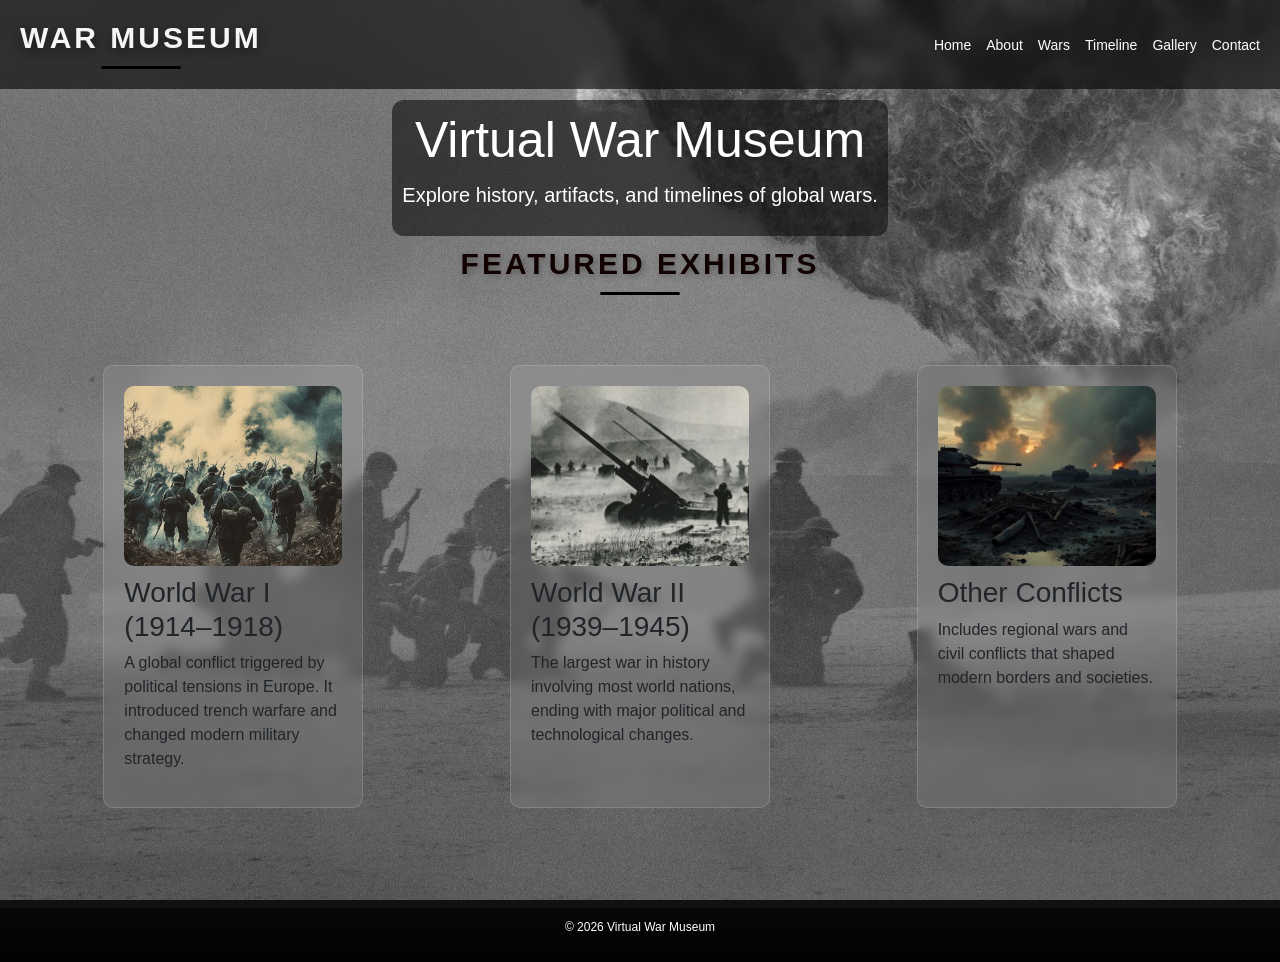
<file: index.html>
<!DOCTYPE html>
<html lang="en">
<head>
    <meta charset="UTF-8">
    <meta name="viewport" content="width=device-width, initial-scale=1.0">
    <title>Virtual War Museum</title>
    <link href="https://cdn.jsdelivr.net/npm/bootstrap@5.3.0/dist/css/bootstrap.min.css" rel="stylesheet">
    <link rel="stylesheet" href="styles.css">
</head>

<body>


<nav>
    <h2>War Museum</h2>
    <ul>
        <li><a href="index.html">Home</a></li>
        <li><a href="about.html">About</a></li>
        <li><a href="#">Wars</a></li>
        <li><a href="timeline.html">Timeline</a></li>
        <li><a href="gallery.html">Gallery</a></li>
        <li><a href="contact.html">Contact</a></li>
    </ul>
</nav>


<section class="hero">
    <div class="overlay">
    <h1>Virtual War Museum</h1>
    <p>Explore history, artifacts, and timelines of global wars.</p>
    <div>
</section>


<section class="featured">
    <h2 class="featured-title">Featured Exhibits</h2>

    <div class="cards">

    <div class="card">
        <img src="images\ww2.jpg"alt="World War 1">
        <h3>World War I (1914–1918)</h3>
        <p>
            A global conflict triggered by political tensions in Europe.
            It introduced trench warfare and changed modern military strategy.
        </p>
    </div>

    <div class="card">
        <img src="images\War.jpg"alt="World War 2">
        <h3>World War II (1939–1945)</h3>
        <p>
            The largest war in history involving most world nations,
            ending with major political and technological changes.
        </p>
    </div>

    <div class="card">
        <img src="images\WAR CRY.jpg"alt="Other Wars">
        <h3>Other Conflicts</h3>
        <p>
            Includes regional wars and civil conflicts that shaped modern borders and societies.
        </p>
    </div>

</div>
</section>


<footer>
    <p>© 2026 Virtual War Museum</p>
</footer>
        <script src="https://cdn.jsdelivr.net/npm/@popperjs/core@2.11.6/dist/umd/popper.min.js"></script>
        <script src="https://cdn.jsdelivr.net/npm/bootstrap@5.3.0/dist/js/bootstrap.min.js"></script


</body>
</html>
</file>
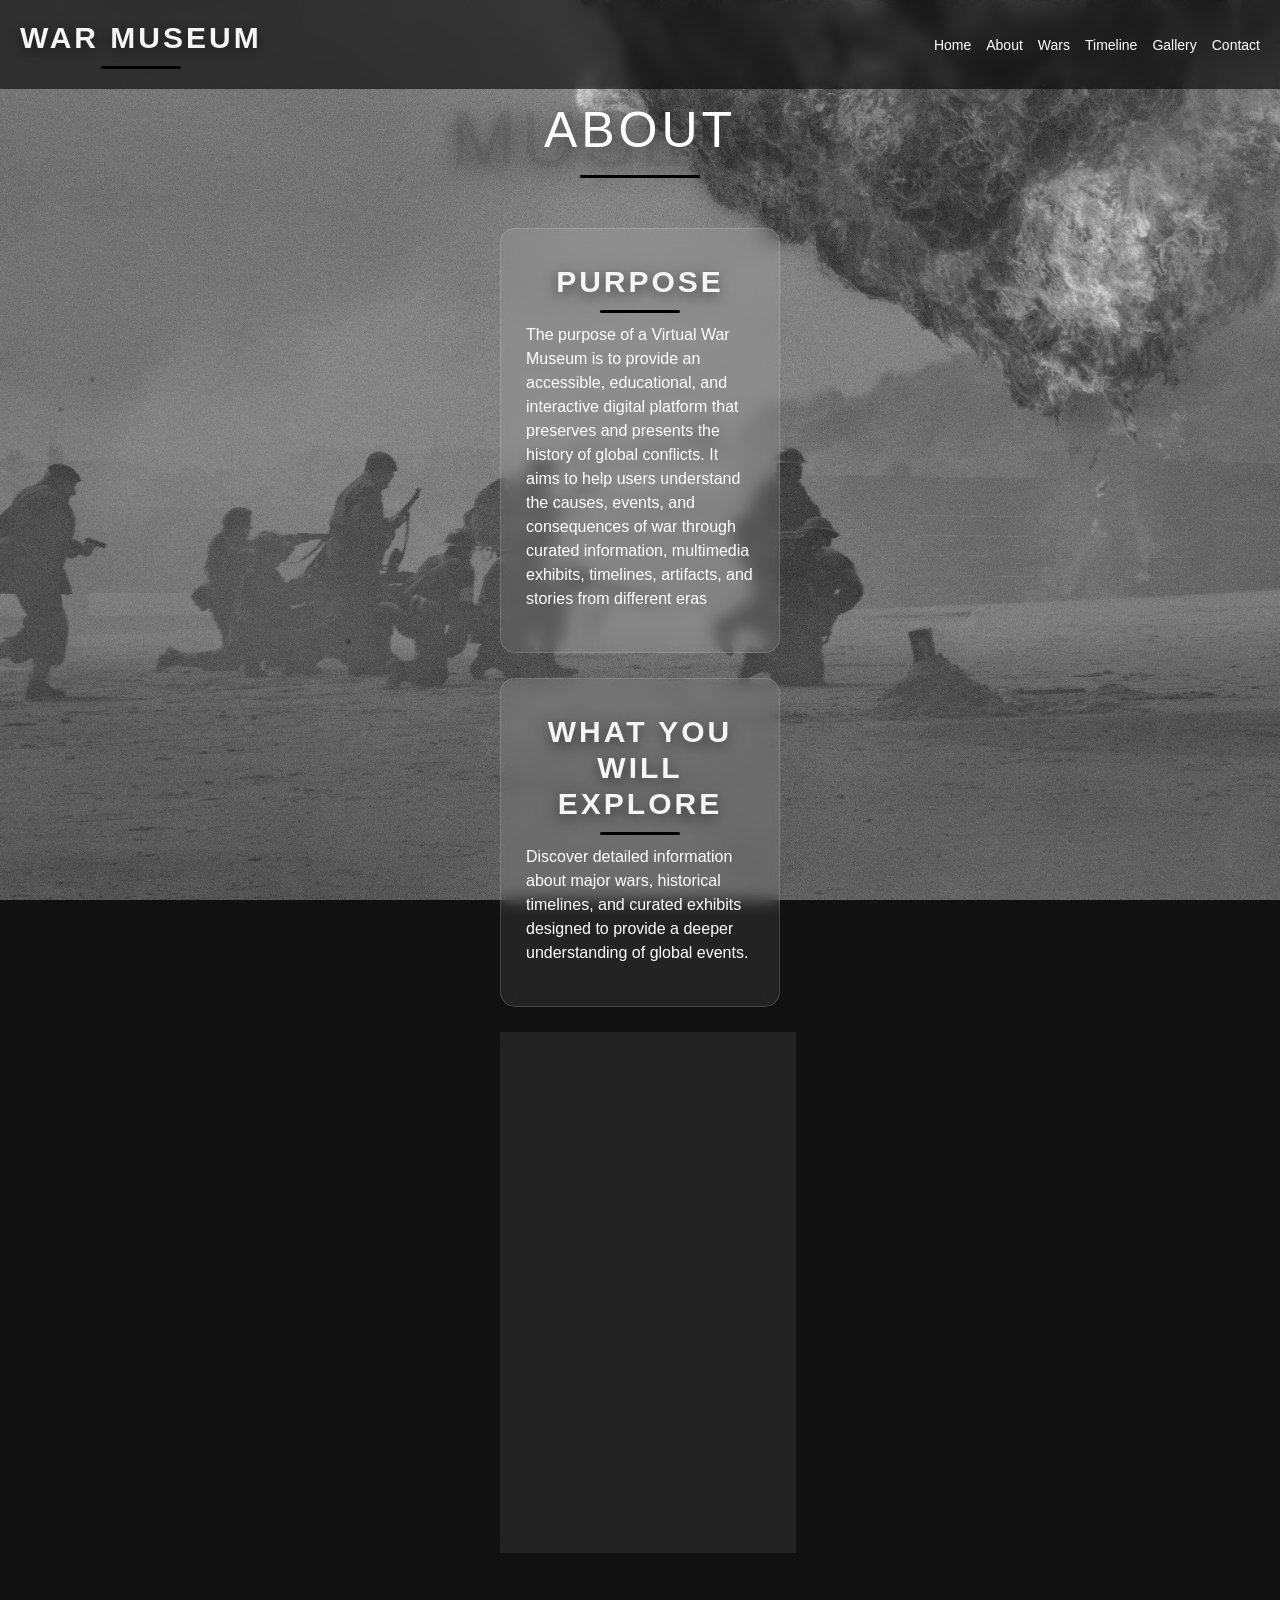
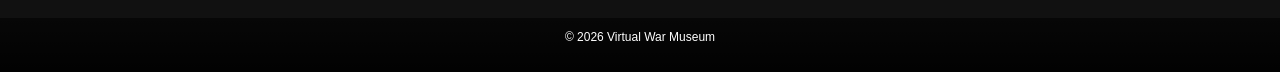
<file: about.html>
<!DOCTYPE html>
<html lang="en">
<head>
    <meta charset="UTF-8">
    <meta name="viewport" content="width=device-width, initial-scale=1.0">
    <title>About - Virtual War Museum</title>
    <link href="https://cdn.jsdelivr.net/npm/bootstrap@5.3.0/dist/css/bootstrap.min.css" rel="stylesheet">
    <link rel="stylesheet" href="styles.css">
</head>

<body>

<nav>
    <h2>War Museum</h2>
    <ul>
        <li><a href="index.html">Home</a></li>
        <li><a href="about.html" class="active">About</a></li>
        <li><a href="wars.html">Wars</a></li>
        <li><a href="timeline.html">Timeline</a></li>
        <li><a href="gallery.html">Gallery</a></li>
        <li><a href="contact.html">Contact</a></li>
    </ul>
    

</nav>


<section class="about">

    <h1 class="about-title">About</h1>
    <div class="abou-container">

    <div class="about-box">
        <h2>Purpose</h2>
        <p>

            The purpose of a Virtual War Museum is to provide an accessible, educational, and interactive 
            digital platform that preserves and presents the history of global conflicts. It aims to help 
            users understand the causes, events, and consequences of war through curated information, 
            multimedia exhibits, timelines, artifacts, and stories from different eras

        </p>
    </div>

    <div class="about-box">
        <h2>What You Will Explore</h2>
        <p>
            Discover detailed information about major wars, historical timelines, and curated
            exhibits designed to provide a deeper understanding of global events.
        </p>
    </div>

    <div class="about-box">
        <h2>Background</h2>
        <p>
            This Virtual War Museum was created to make the history of global conflicts accessible to everyone,
            regardless of location. Traditional museums often require physical visits, so this digital version allows students and 
            history enthusiasts to explore wars, artifacts, and timelines online. Using modern web technologies, the museum provides an 
            interactive learning experience that helps preserve historical knowledge and make it easier to understand

        </p>
    </div>

</section>


<footer>
    <p>© 2026 Virtual War Museum</p>
</footer>
    <script src="https://cdn.jsdelivr.net/npm/@popperjs/core@2.11.6/dist/umd/popper.min.js"></script>
    <script src="https://cdn.jsdelivr.net/npm/bootstrap@5.3.0/dist/js/bootstrap.min.js"></script>

</body>
</html>
</file>
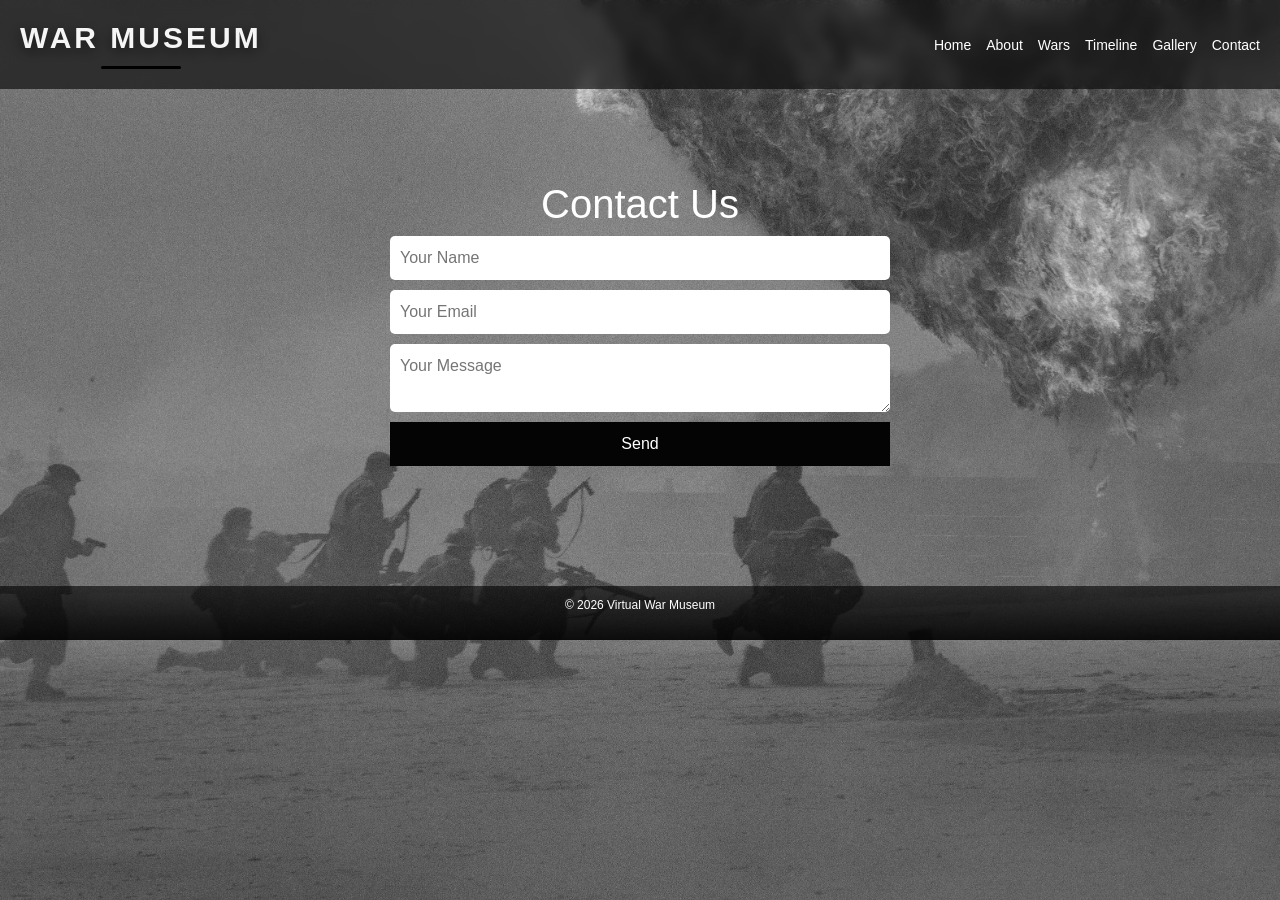
<file: contact.html>
<!DOCTYPE html>
<html lang="en">
<head>
    <meta charset="UTF-8">
    <title>Contact - Virtual War Museum</title>
    <link href="https://cdn.jsdelivr.net/npm/bootstrap@5.3.0/dist/css/bootstrap.min.css" rel="stylesheet">
    <link rel="stylesheet" href="styles.css">
</head>

<body>

<nav>
    <h2>War Museum</h2>
    <ul>
        <li><a href="index.html">Home</a></li>
        <li><a href="about.html">About</a></li>
        <li><a href="wars.html">Wars</a></li>
        <li><a href="timeline.html">Timeline</a></li>
        <li><a href="gallery.html">Gallery</a></li>
        <li><a href="contact.html" class="active">Contact</a></li>
    </ul>
</nav>

<section class="contact">

    <h1>Contact Us</h1>

    <form>
        <input type="text" placeholder="Your Name">
        <input type="email" placeholder="Your Email">
        <textarea placeholder="Your Message"></textarea>
        <button type="submit">Send</button>
    </form>

</section>

<footer>
    <p>© 2026 Virtual War Museum</p>
</footer>
    <script src="https://cdn.jsdelivr.net/npm/@popperjs/core@2.11.6/dist/umd/popper.min.js"></script>
    <script src="https://cdn.jsdelivr.net/npm/bootstrap@5.3.0/dist/js/bootstrap.min.js"></script>


</body>
</html>
</file>
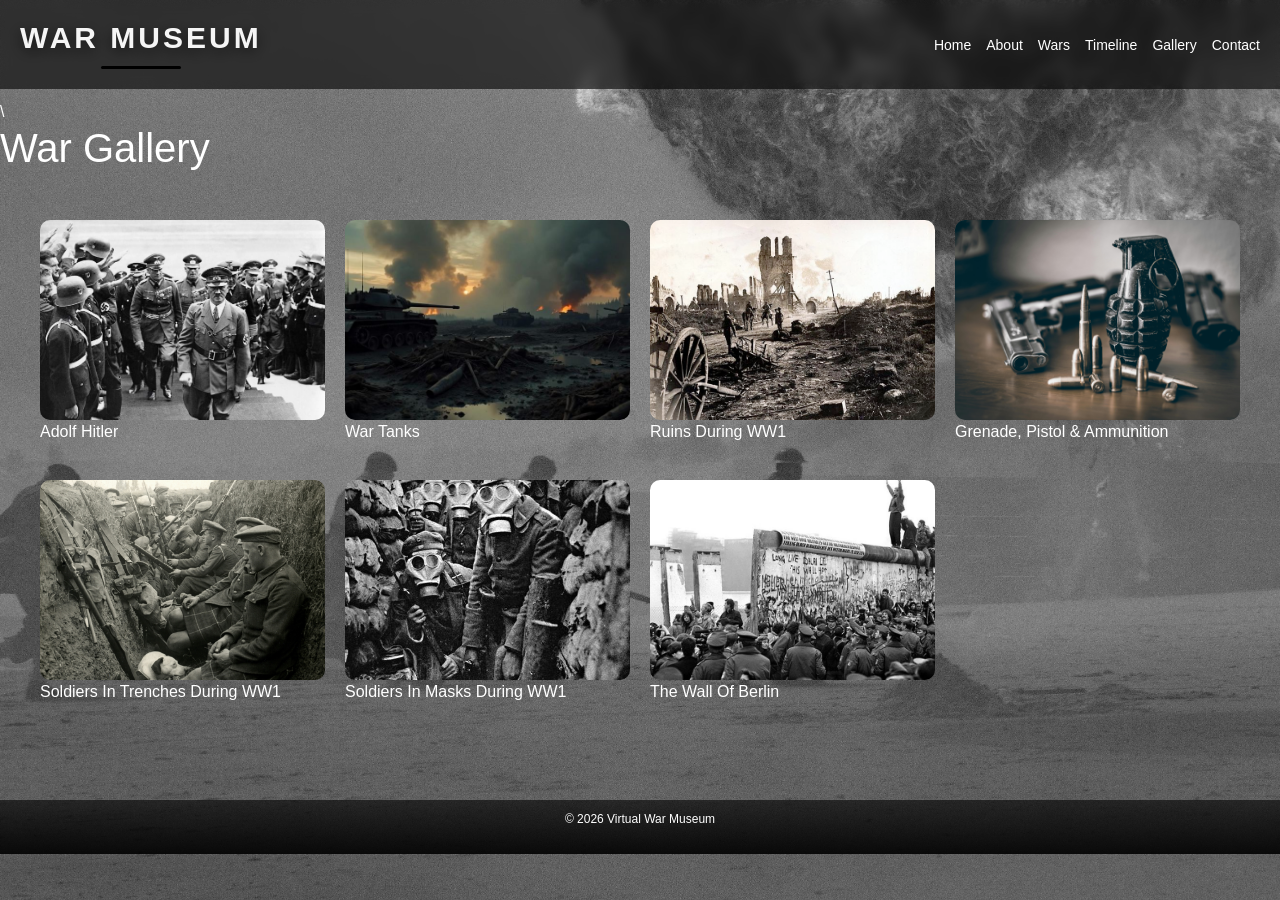
<file: gallery.html>
<!DOCTYPE html>
<html lang="en">
<head>
    <meta charset="UTF-8">
    <meta name="viewport" content="width=device-width, initial-scale=1.0">
    <title>Gallery - Virtual War Museum</title>
    <link href="https://cdn.jsdelivr.net/npm/bootstrap@5.3.0/dist/css/bootstrap.min.css" rel="stylesheet">
    <link rel="stylesheet" href="styles.css">
</head>

<body>


<nav>
    <h2>War Museum</h2>
    <ul>
        <li><a href="index.html">Home</a></li>
        <li><a href="about.html">About</a></li>
        <li><a href="wars.html">Wars</a></li>
        <li><a href="timeline.html">Timeline</a></li>
        <li><a href="gallery.html" class="active">Gallery</a></li>
        <li><a href="contact.html">Contact</a></li>
    </ul>
</nav>

\
<section class="gallery-hero">
    <h1>War Gallery</h1>
</section>


<section class="gallery">

    <div class="gallery-item">
        <img src="images\HITLER.jpg" alt="Hitler">
        <p class="caption">Adolf Hitler</p>
    </div>

    <div class="gallery-item">
        <img src="images\WAR CRY.jpg" alt="TANKS">
        <p class="caption">War Tanks</p>
    </div>

    <div class="gallery-item">
        <img src="images\destructions.jpg" alt="">
        <p class="caption">Ruins During WW1</p>
    </div>

    <div class="gallery-item">
        <img src="images\Grenade.jpg" alt="Grenade">
        <p class="caption">Grenade, Pistol & Ammunition</p>
    </div>

    <div class="gallery-item">
        <img src="images\trenches.jpg" alt="WW2 Tanks">
        <p class="caption">Soldiers In Trenches During WW1</p>
    </div>

    <div class="gallery-item">
        <img src="images\Primera Guerra Mundial.jpg" alt="WW2 Air Battle">
        <p class="caption">Soldiers In Masks During WW1</p>
    </div>

    <div class="gallery-item">
        <img src="images\Berlin Wall.jpg" alt="wall">
        <p class="caption">The Wall Of Berlin</p>
    </div>

</section>


<footer>
    <p>© 2026 Virtual War Museum</p>
</footer>
    <script src="https://cdn.jsdelivr.net/npm/@popperjs/core@2.11.6/dist/umd/popper.min.js"></script>
    <script src="https://cdn.jsdelivr.net/npm/bootstrap@5.3.0/dist/js/bootstrap.min.js"></script>


</body>
</html>
</file>
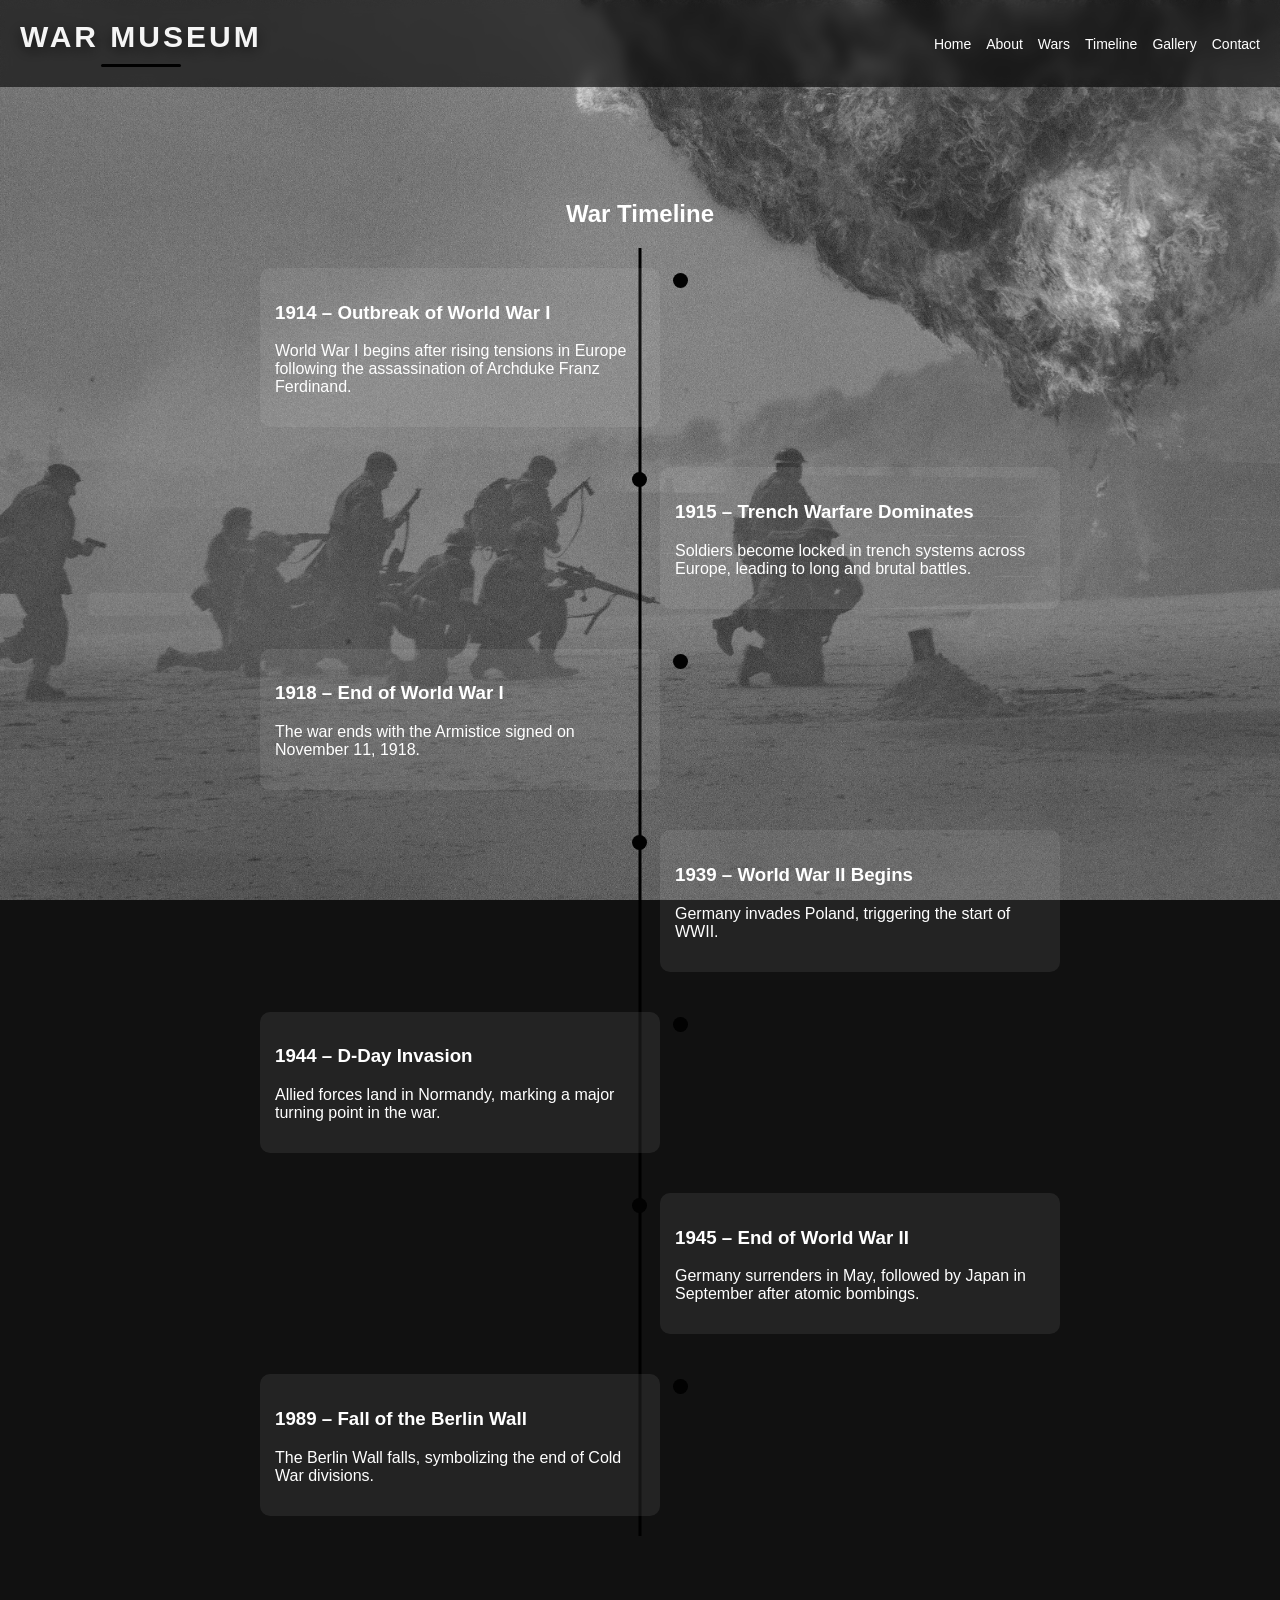
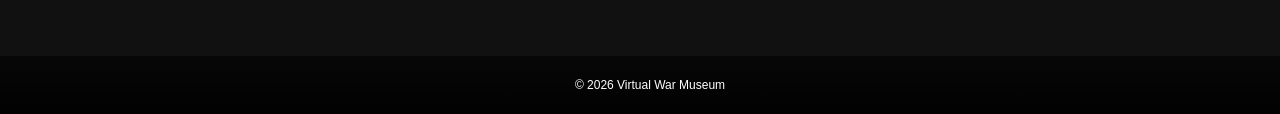
<file: timeline.html>
<!DOCTYPE html>
<html lang="en">
<head>
    <meta charset="UTF-8">
    <title>Timeline - Virtual War Museum</title>
    <link rel="stylesheet" href="styles.css">
</head>

<body>

<nav>
    <h2>War Museum</h2>
    <ul>
        <li><a href="index.html">Home</a></li>
        <li><a href="about.html">About</a></li>
        <li><a href="wars.html">Wars</a></li>
        <li><a href="timeline.html" class="active">Timeline</a></li>
        <li><a href="gallery.html">Gallery</a></li>
        <li><a href="contact.html">Contact</a></li>
    </ul>
</nav>

<section class="timeline">

    <h1>War Timeline</h1>

    <div class="timeline-container">

        <div class="timeline-item">
            <div class="dot"></div>
            <div class="content">
                <h3>1914 – Outbreak of World War I</h3>
                <p>World War I begins after rising tensions in Europe following the assassination of Archduke Franz Ferdinand.</p>
            </div>
        </div>

        <div class="timeline-item">
            <div class="dot"></div>
            <div class="content">
                <h3>1915 – Trench Warfare Dominates</h3>
                <p>Soldiers become locked in trench systems across Europe, leading to long and brutal battles.</p>
            </div>
        </div>

        <div class="timeline-item">
            <div class="dot"></div>
            <div class="content">
                <h3>1918 – End of World War I</h3>
                <p>The war ends with the Armistice signed on November 11, 1918.</p>
            </div>
        </div>

        <div class="timeline-item">
            <div class="dot"></div>
            <div class="content">
                <h3>1939 – World War II Begins</h3>
                <p>Germany invades Poland, triggering the start of WWII.</p>
            </div>
        </div>

        <div class="timeline-item">
            <div class="dot"></div>
            <div class="content">
                <h3>1944 – D-Day Invasion</h3>
                <p>Allied forces land in Normandy, marking a major turning point in the war.</p>
            </div>
        </div>

        <div class="timeline-item">
            <div class="dot"></div>
            <div class="content">
                <h3>1945 – End of World War II</h3>
                <p>Germany surrenders in May, followed by Japan in September after atomic bombings.</p>
            </div>
        </div>

        <div class="timeline-item">
            <div class="dot"></div>
            <div class="content">
                <h3>1989 – Fall of the Berlin Wall</h3>
                <p>The Berlin Wall falls, symbolizing the end of Cold War divisions.</p>
            </div>
        </div>

    </div>

</section>
    

<footer>
    <p>© 2026 Virtual War Museum</p>
</footer>

</body>
</html>
</file>
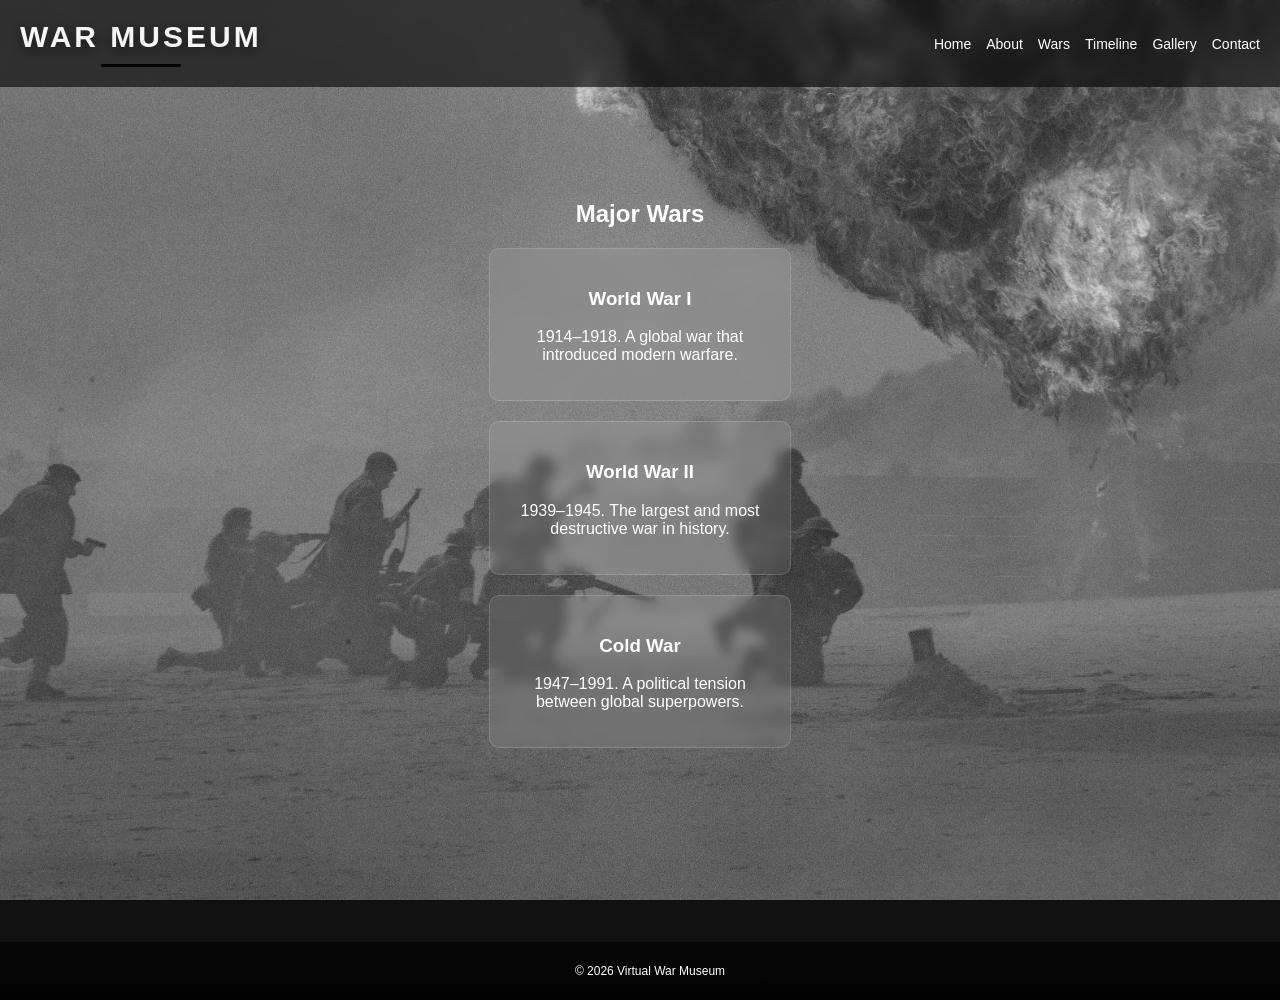
<file: wars.html>
<!DOCTYPE html>
<html lang="en">
<head>
    <meta charset="UTF-8">
    <title>Wars - Virtual War Museum</title>
    <link rel="stylesheet" href="styles.css">
</head>

<body>

<nav>
    <h2>War Museum</h2>
    <ul>
        <li><a href="index.html">Home</a></li>
        <li><a href="about.html">About</a></li>
        <li><a href="wars.html" class="active">Wars</a></li>
        <li><a href="timeline.html">Timeline</a></li>
        <li><a href="gallery.html">Gallery</a></li>
        <li><a href="contact.html">Contact</a></li>
    </ul>
</nav>

<section class="content">

    <h1>Major Wars</h1>

    <div class="card">
        <h3>World War I</h3>
        <p>1914–1918. A global war that introduced modern warfare.</p>
    </div>

    <div class="card">
        <h3>World War II</h3>
        <p>1939–1945. The largest and most destructive war in history.</p>
    </div>

    <div class="card">
        <h3>Cold War</h3>
        <p>1947–1991. A political tension between global superpowers.</p>
    </div>

</section>

<footer>
    <p>© 2026 Virtual War Museum</p>
</footer>

</body>
</html>
</file>
<file: styles.css>
body {
    margin: 0;
    font-family: Arial, sans-serif;
    background: #111;
    color: white;
}


nav {
    display: flex;
    justify-content: space-between;
    align-items: center;
    padding: 15px 30px;
    background: #000;
}

nav ul {
    list-style: none;
    display: flex;
    gap: 20px;
}

nav a {
    color: rgb(230, 228, 228);
    text-decoration: none;
}

nav a:hover {
    color: red;
}


.content {
    padding: 40px;
    text-align: center;
}

.cards {
    display: flex;
    gap: 20px;
    justify-content: center;
    flex-wrap: wrap;
}

.card {
    background: #222;
    padding: 20px;
    width: 250px;
    border-radius: 10px;
    transition: 0.3s;
}

.card:hover {
    transform: scale(1.05);
    background: #333;
}


footer {
    text-align: center;
    padding: 20px;
    background: #000;
    margin-top: 40px;
}
.card img {
    width: 100%;
    height: 180px;
    object-fit: cover;
    border-radius: 10px;
    margin-bottom: 10px;
}
body {
    margin: 0;
    font-family: Arial, sans-serif;
    color: white;

   
    background-image: url("background.jpg");
    background-size: cover;
    background-position: center;
    background-attachment: fixed;
}


.hero {
    height: 100vh;             
    display: flex;
    flex-direction: column;
    justify-content: center;
    align-items: center;
    text-align: center;

    background: rgba(0, 0, 0, 0.5); 
}

.hero h1 {
    font-size: 50px;
    margin: 0;
}

.hero p {
    font-size: 20px;
    margin-top: 10px;
}
.hero {
    height: 100vh;
    display: flex;
    justify-content: center;
    align-items: center;

    background: center/cover no-repeat;
}

.overlay {
    background: rgb(10, 45, 3);
    padding: 30px;
    text-align: center;
    border-radius: 10px;
}

.hero h1 {
    font-size: 50px;
    margin: 0;
}

.hero p {
    font-size: 20px;
}
nav {
    position: static;
    top: 0;
    left: 0;
    width: 100%;
    z-index: 1000;

    display: flex;
    justify-content: space-between;
    align-items: center;

    padding: 15px 30px;
    background: rgba(18, 16, 16, 0.6);
    backdrop-filter: blur(6px);
}
body {
  padding-top: 100px;
}
.hero {
    height: 100vh;
    display: flex;
    justify-content: center;
    align-items: center;
    text-align: center;

    background:  center/cover no-repeat;
}

.overlay {
    background: rgba(15, 14, 14, 0.6);
    padding: 10px;
    border-radius: 12px;
}
.cards {
    display: flex;
    gap: 20px;
    justify-content: center;
    flex-wrap: wrap;
    padding: 40px;
}

.card {
    background: rgba(255, 255, 255, 0.08);
    border: 1px solid rgba(255, 255, 255, 0.1);
    backdrop-filter: blur(5px);

    padding: 20px;
    width: 260px;
    border-radius: 12px;
    transition: 0.3s;
}

.card:hover {
    transform: translateY(-8px);
}
nav {
    position: fixed;
    top: 0;
    left: 0;
    width: 100%;
    z-index: 1000;

    display: flex;
    justify-content: space-between;
    align-items: center;

    padding: 10px 20px;
    background: rgba(0, 0, 0, 0.6);
    backdrop-filter: blur(6px);

    box-sizing: border-box;
}
nav ul {
    list-style: none;
    display: flex;
    gap: 15px;
    flex-wrap: wrap;
    margin: 0;
    padding: 0;
}
nav ul li a {
    color: white;
    text-decoration: none;
    white-space: nowrap;
    font-size: 14px;
}
@media (max-width: 768px) {
    nav {
        flex-direction: column;
        align-items: flex-start;
    }

    nav ul {
        flex-direction: column;
        gap: 10px;
    }
}
h2{ 
  color:#000
}
.featured-title {
    color: rgb(18, 1, 1);
    text-shadow: 2px 2px 6px rgba(0, 0, 0, 0.3);
    text-align: center;
    width: 100%;
}
.card {
    background: rgba(255, 255, 255, 0.08);
    border: 1px solid rgba(255, 255, 255, 0.15);
    backdrop-filter: blur(6px);

    padding: 20px;
    width: 260px;
    border-radius: 12px;

    transition: transform 0.3s ease, box-shadow 0.3s ease;
}
.card:hover {
    transform: translateY(-12px) scale(1.03);
    box-shadow: 0 10px 25px rgba(0, 0, 0, 0.5);
}
nav ul li a:hover {
    background: rgb(65, 118, 203);
    color: black;

    transform: translateY(-2px);
}
nav ul li a:hover {
    background: rgb(23, 82, 91);
    color: black;

    transform: translateY(-2px);
    box-shadow: 0 4px 12px rgba(255, 255, 255, 0.3);
}
footer {
    width: 100%;
    background: rgba(0, 0, 0, 0.85);
    color: white;
    text-align: center;
    padding: 10px;
    font-size: 12px;
}
html, body {
    height: 100%;
    margin: 0;
}

body {
    display: flex;
    flex-direction: column;
    min-height: 100vh;
}

.content, .about {
    flex: 1;
}
footer {
    background: linear-gradient(to top, rgba(0,0,0,0.9), rgba(0,0,0,0.6));
}
.about-box {
    max-width: 700px;
    margin: 25px auto;
    padding: 25px;
    border-radius: 12px;

    background: rgba(255, 255, 255, 0.1);
    backdrop-filter: blur(6px);

    border-left: 4px solid rgb(0, 0, 0); 
}
.about-title {
    font-size: 50px;
    letter-spacing: 4px;
    text-transform: uppercase;

    margin-bottom: 50px;

    position: relative;

   
    text-shadow: 0 5px 20px rgba(0,0,0,0.4);
}
.about-title::after {
    content: "";
    display: flex;
    width: 120px;
    height: 3px;
    background: rgb(0, 0, 0);

    margin: 15px auto 0;
}
.about-title::before {
    content: " MUSEUM";
    position: absolute;
    top: 50%;
    left: 50%;
    transform: translate(-50%, -50%);

    font-size: 80px;
    color: rgba(14, 4, 4, 0.05);
    z-index: -1;
}
.about-title {
    font-size: 50px;
    letter-spacing: 4px;
    text-transform: uppercase;

    text-align: center;   
    position: relative;
}
.about-box:hover {
    transform: translateY(-12px) scale(1.03);

    box-shadow: 0 15px 30px rgba(0, 0, 0, 0.5);

    border-color: rgba(0, 0, 0, 0.4);
}
.about-box:hover {
    box-shadow: 0 0 20px rgba(115, 163, 194, 0.2),
                0 15px 30px rgba(0, 0, 0, 0.5);
}
.about-box {
    width: 280px;
    padding: 25px;

    background: rgba(255, 255, 255, 0.08);
    border: 1px solid rgba(255,255,255,0.15);
    border-radius: 15px;

    backdrop-filter: blur(8px);

    transition: all 0.3s ease; 
}
.gallery {
    display: grid;
    grid-template-columns: repeat(auto-fit, minmax(250px, 1fr));
    gap: 15px;

    padding: 40px;
}
.gallery img {
    width: 100%;
    height: 200px;
    object-fit: cover;

    border-radius: 10px;

    transition: 0.3s ease;
    cursor: pointer;
}
.gallery img:hover {
    transform: scale(1.05);
    box-shadow: 0 10px 25px rgba(0,0,0,0.6);
}
.gallery {
    display: grid;
    grid-template-columns: repeat(auto-fit, minmax(250px, 1fr));
    gap: 20px;
    padding: 40px;
}
.content {
    text-align: center;
    padding: 80px 20px;
}

.card {
    background: rgba(255,255,255,0.08);
    margin: 20px auto;
    padding: 20px;
    max-width: 500px;

    border-radius: 10px;
    transition: 0.3s;
}

.card:hover {
    transform: translateY(-8px);
    box-shadow: 0 10px 25px rgba(0,0,0,0.5);
}
.event {
    background: rgba(255,255,255,0.08);
    margin: 15px auto;
    padding: 20px;
    max-width: 700px;

    border-left: 4px solid rgb(0, 0, 0);
    border-radius: 8px;

    text-align: left;

    transition: 0.3s;
}

.event h3 {
    margin-bottom: 8px;
    color: white;
}

.event p {
    color: #ccc;
    line-height: 1.5;
}

.event:hover {
    transform: translateX(10px);
    box-shadow: 0 10px 25px rgba(0,0,0,0.4);
}
.contact {
    padding: 80px 20px;
    text-align: center;
}

form {
    max-width: 500px;
    margin: auto;
    display: flex;
    flex-direction: column;
    gap: 10px;
}

input, textarea {
    padding: 10px;
    border: none;
    border-radius: 5px;
}

button {
    padding: 10px;
    background: rgb(5, 4, 4);
    color: white;
    border: none;
    cursor: pointer;
}

button:hover {
    background: rgb(0, 0, 0);
}
.timeline {
    padding: 80px 20px;
    text-align: center;
}

.timeline-container {
    position: relative;
    max-width: 800px;
    margin: auto;
}


.timeline-container::before {
    content: "";
    position: absolute;
    left: 50%;
    top: 0;
    width: 3px;
    height: 100%;
    background: rgb(0, 0, 0);
    transform: translateX(-50%);
}
.timeline-item {
    position: relative;
    width: 50%;
    padding: 20px;
}

.timeline-item .content {
    background: rgba(255,255,255,0.08);
    padding: 15px;
    border-radius: 10px;
    text-align: left;
}
.dot {
    position: absolute;
    top: 25px;

    width: 15px;
    height: 15px;
    background: rgb(2, 2, 2);
    border-radius: 50%;
    z-index: 1;
}

.timeline-item:nth-child(odd) {
    left: 0;
}


.timeline-item:nth-child(even) {
    left: 50%;
}

.timeline-item:nth-child(odd) .dot {
    right: -8px;
}

.timeline-item:nth-child(even) .dot {
    left: -8px;
}
.timeline-item {
    position: relative;
    width: 50%;
    padding: 20px;

    opacity: 0;
    transform: translateY(40px);

    animation: fadeUp 0.8s ease forwards;
}
@keyframes fadeUp {
    to {
        opacity: 1;
        transform: translateY(0);
    }
}
.timeline-item:nth-child(1) { animation-delay: 0.1s; }
.timeline-item:nth-child(2) { animation-delay: 0.3s; }
.timeline-item:nth-child(3) { animation-delay: 0.5s; }
.timeline-item:nth-child(4) { animation-delay: 0.7s; }
.timeline-item:nth-child(5) { animation-delay: 0.9s; }
.timeline-item:nth-child(6) { animation-delay: 1.1s; }
.timeline-item:nth-child(7) { animation-delay: 1.3s; }
.timeline-item .content {
    transition: 0.3s ease;
}

.timeline-item .content:hover {
    transform: scale(1.03);
    box-shadow: 0 10px 25px rgba(0,0,0,0.4);
}
h2 {
    font-size: 30px;
    font-weight: 600;
    letter-spacing: 3px;

    color: #f5f5f5;
    text-align: center;

    margin: 10px 0;

    position: relative;

    text-transform: uppercase;

    text-shadow: 0 4px 15px rgba(0,0,0,0.6);
}
h2::after {
    content: "";
    display: block;

    width: 80px;
    height: 3px;

    background: rgb(0, 0, 0);
    margin: 10px auto 0;

    border-radius: 2px;
}
h2 {
    transition: 0.3s ease;
}

h2:hover {
    transform: scale(1.05);
    color: white;
}
</file>
